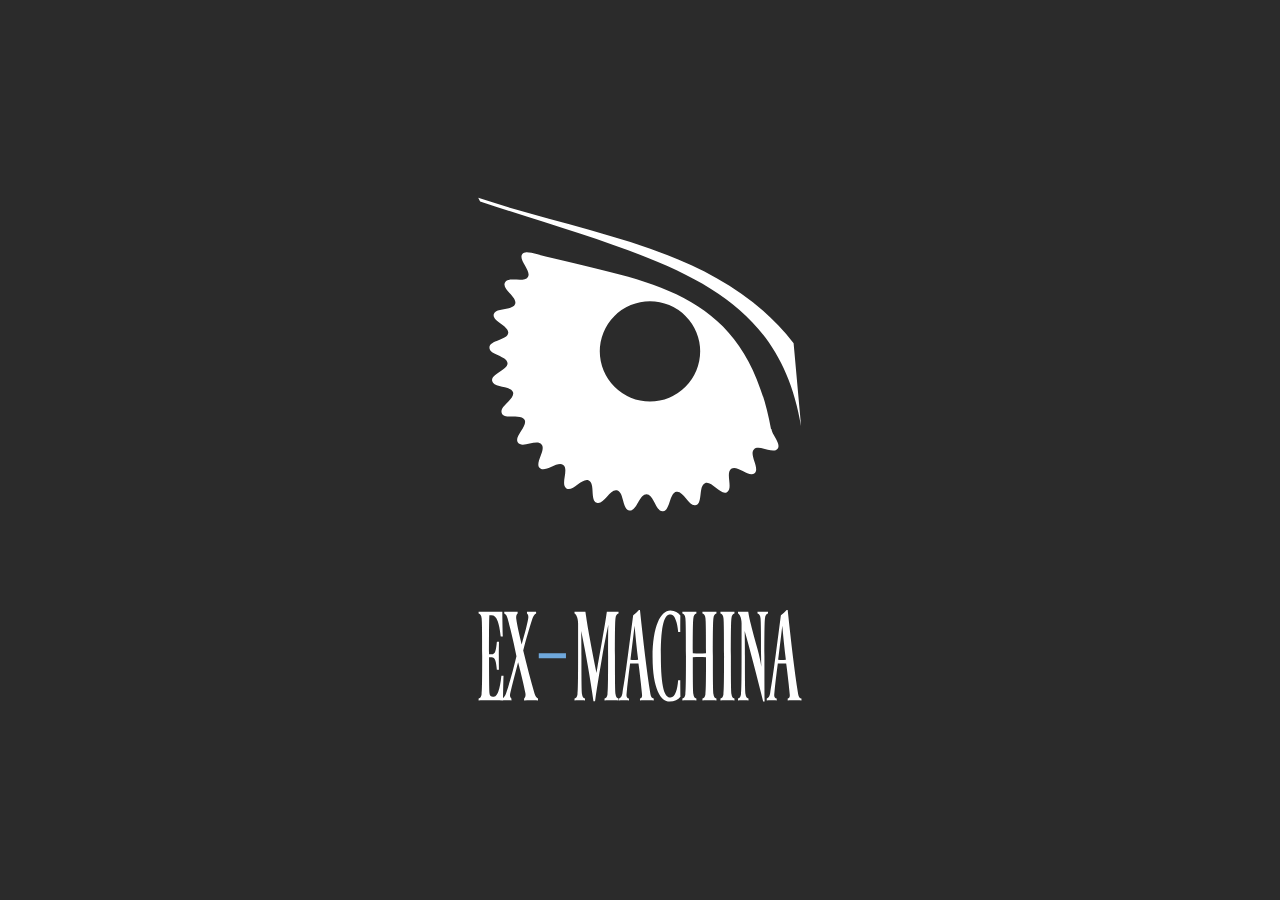
<file: index.html>
<!doctype html>
<html lang="pl">
<head>
  <meta charset="utf-8">
  <meta name="viewport" content="width=device-width, initial-scale=1">
  <title>Ex-Machina</title>
  <meta name="description" content="Ex-Machina – twórca aplikacji mobilnych na Androida.">
  <meta name="theme-color" content="#2b2b2b">
  <link rel="icon" href="favicon.svg" type="image/svg+xml">
  <link rel="stylesheet" href="style.css">
</head>
<body>
  <main class="hero">
    <h1 style="margin:0"><img class="logo" src="logo.svg" alt="Ex-Machina" width="445" height="681"></h1>
  </main>

</body>
</html>
</file>
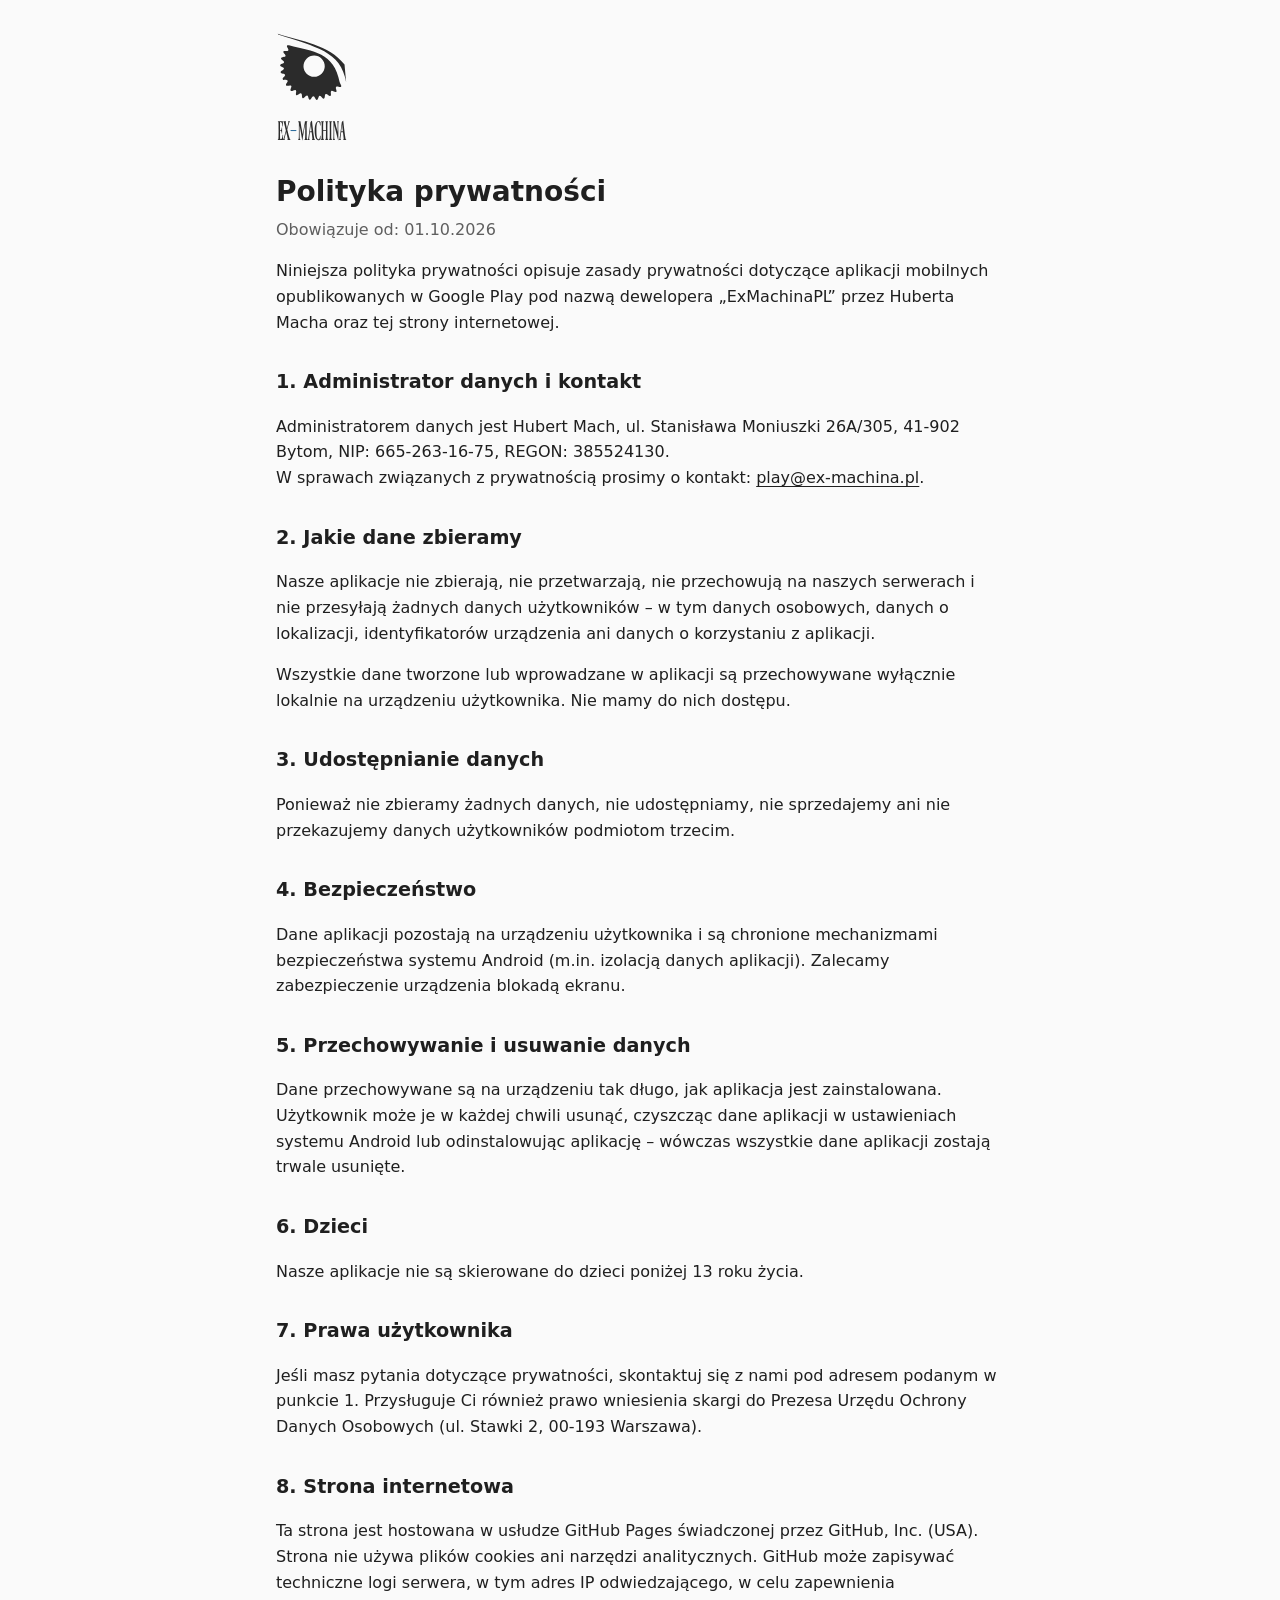
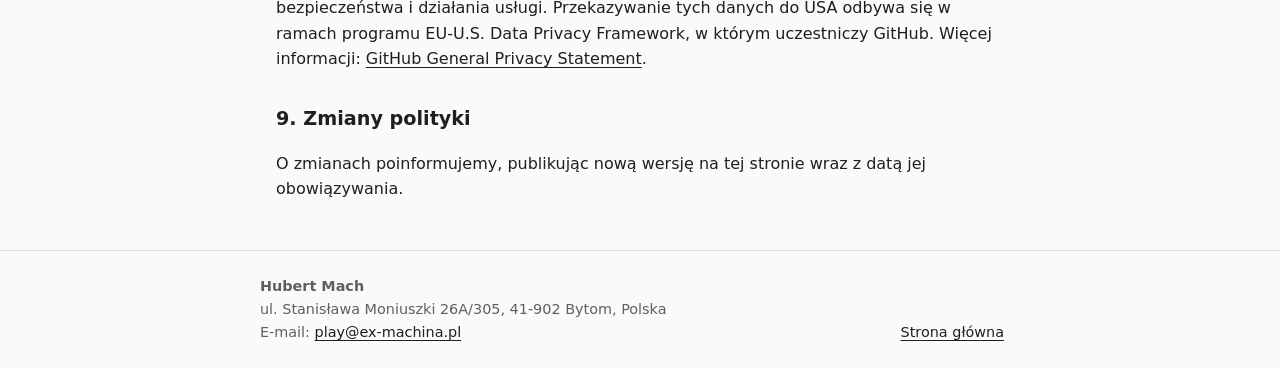
<file: polityka-prywatnosci.html>
<!doctype html>
<html lang="pl">
<head>
  <meta charset="utf-8">
  <meta name="viewport" content="width=device-width, initial-scale=1">
  <title>Polityka prywatności – Ex-Machina</title>
  <meta name="description" content="Polityka prywatności aplikacji mobilnych Ex-Machina.">
  <meta name="color-scheme" content="light dark">
  <meta name="theme-color" content="#fafafa" media="(prefers-color-scheme: light)">
  <meta name="theme-color" content="#2b2b2b" media="(prefers-color-scheme: dark)">
  <link rel="icon" href="favicon.svg" type="image/svg+xml">
  <link rel="stylesheet" href="style.css">
</head>
<body class="doc-page">
  <main class="doc">
    <a class="page-logo" href="./"><picture><source srcset="logo.svg" media="(prefers-color-scheme: dark)"><img src="logo-dark.svg" alt="Ex-Machina – strona główna" width="445" height="681"></picture></a>

    <h1>Polityka prywatności</h1>
    <p class="updated">Obowiązuje od: 01.10.2026</p>

    <p>Niniejsza polityka prywatności opisuje zasady prywatności dotyczące aplikacji mobilnych opublikowanych w Google Play pod nazwą dewelopera „ExMachinaPL” przez Huberta Macha oraz tej strony internetowej.</p>

    <h2>1. Administrator danych i kontakt</h2>
    <p>Administratorem danych jest Hubert Mach, ul. Stanisława Moniuszki 26A/305, 41-902 Bytom, NIP: 665-263-16-75, REGON: 385524130.<br>
    W sprawach związanych z prywatnością prosimy o kontakt: <a href="mailto:play@ex-machina.pl">play@ex-machina.pl</a>.</p>

    <h2>2. Jakie dane zbieramy</h2>
    <p>Nasze aplikacje nie zbierają, nie przetwarzają, nie przechowują na naszych serwerach i nie przesyłają żadnych danych użytkowników – w tym danych osobowych, danych o lokalizacji, identyfikatorów urządzenia ani danych o korzystaniu z aplikacji.</p>
    <p>Wszystkie dane tworzone lub wprowadzane w aplikacji są przechowywane wyłącznie lokalnie na urządzeniu użytkownika. Nie mamy do nich dostępu.</p>

    <h2>3. Udostępnianie danych</h2>
    <p>Ponieważ nie zbieramy żadnych danych, nie udostępniamy, nie sprzedajemy ani nie przekazujemy danych użytkowników podmiotom trzecim.</p>

    <h2>4. Bezpieczeństwo</h2>
    <p>Dane aplikacji pozostają na urządzeniu użytkownika i są chronione mechanizmami bezpieczeństwa systemu Android (m.in. izolacją danych aplikacji). Zalecamy zabezpieczenie urządzenia blokadą ekranu.</p>

    <h2>5. Przechowywanie i usuwanie danych</h2>
    <p>Dane przechowywane są na urządzeniu tak długo, jak aplikacja jest zainstalowana. Użytkownik może je w każdej chwili usunąć, czyszcząc dane aplikacji w ustawieniach systemu Android lub odinstalowując aplikację – wówczas wszystkie dane aplikacji zostają trwale usunięte.</p>

    <h2>6. Dzieci</h2>
    <p>Nasze aplikacje nie są skierowane do dzieci poniżej 13 roku życia.</p>

    <h2>7. Prawa użytkownika</h2>
    <p>Jeśli masz pytania dotyczące prywatności, skontaktuj się z nami pod adresem podanym w punkcie 1. Przysługuje Ci również prawo wniesienia skargi do Prezesa Urzędu Ochrony Danych Osobowych (ul. Stawki 2, 00-193 Warszawa).</p>

    <h2>8. Strona internetowa</h2>
    <p>Ta strona jest hostowana w usłudze GitHub Pages świadczonej przez GitHub, Inc. (USA). Strona nie używa plików cookies ani narzędzi analitycznych. GitHub może zapisywać techniczne logi serwera, w tym adres IP odwiedzającego, w celu zapewnienia bezpieczeństwa i działania usługi. Przekazywanie tych danych do USA odbywa się w ramach programu EU-U.S. Data Privacy Framework, w którym uczestniczy GitHub. Więcej informacji: <a href="https://docs.github.com/en/site-policy/privacy-policies/github-general-privacy-statement" hreflang="en">GitHub General Privacy Statement</a>.</p>

    <h2>9. Zmiany polityki</h2>
    <p>O zmianach poinformujemy, publikując nową wersję na tej stronie wraz z datą jej obowiązywania.</p>
  </main>

  <footer>
    <div class="footer-inner">
      <address>
        <p><strong>Hubert Mach</strong></p>
        <p>ul. Stanisława Moniuszki 26A/305, 41-902 Bytom, Polska</p>
        <p>E-mail: <a href="mailto:play@ex-machina.pl">play@ex-machina.pl</a></p>
      </address>
      <nav>
        <a href="./">Strona główna</a>
      </nav>
    </div>
  </footer>
</body>
</html>
</file>
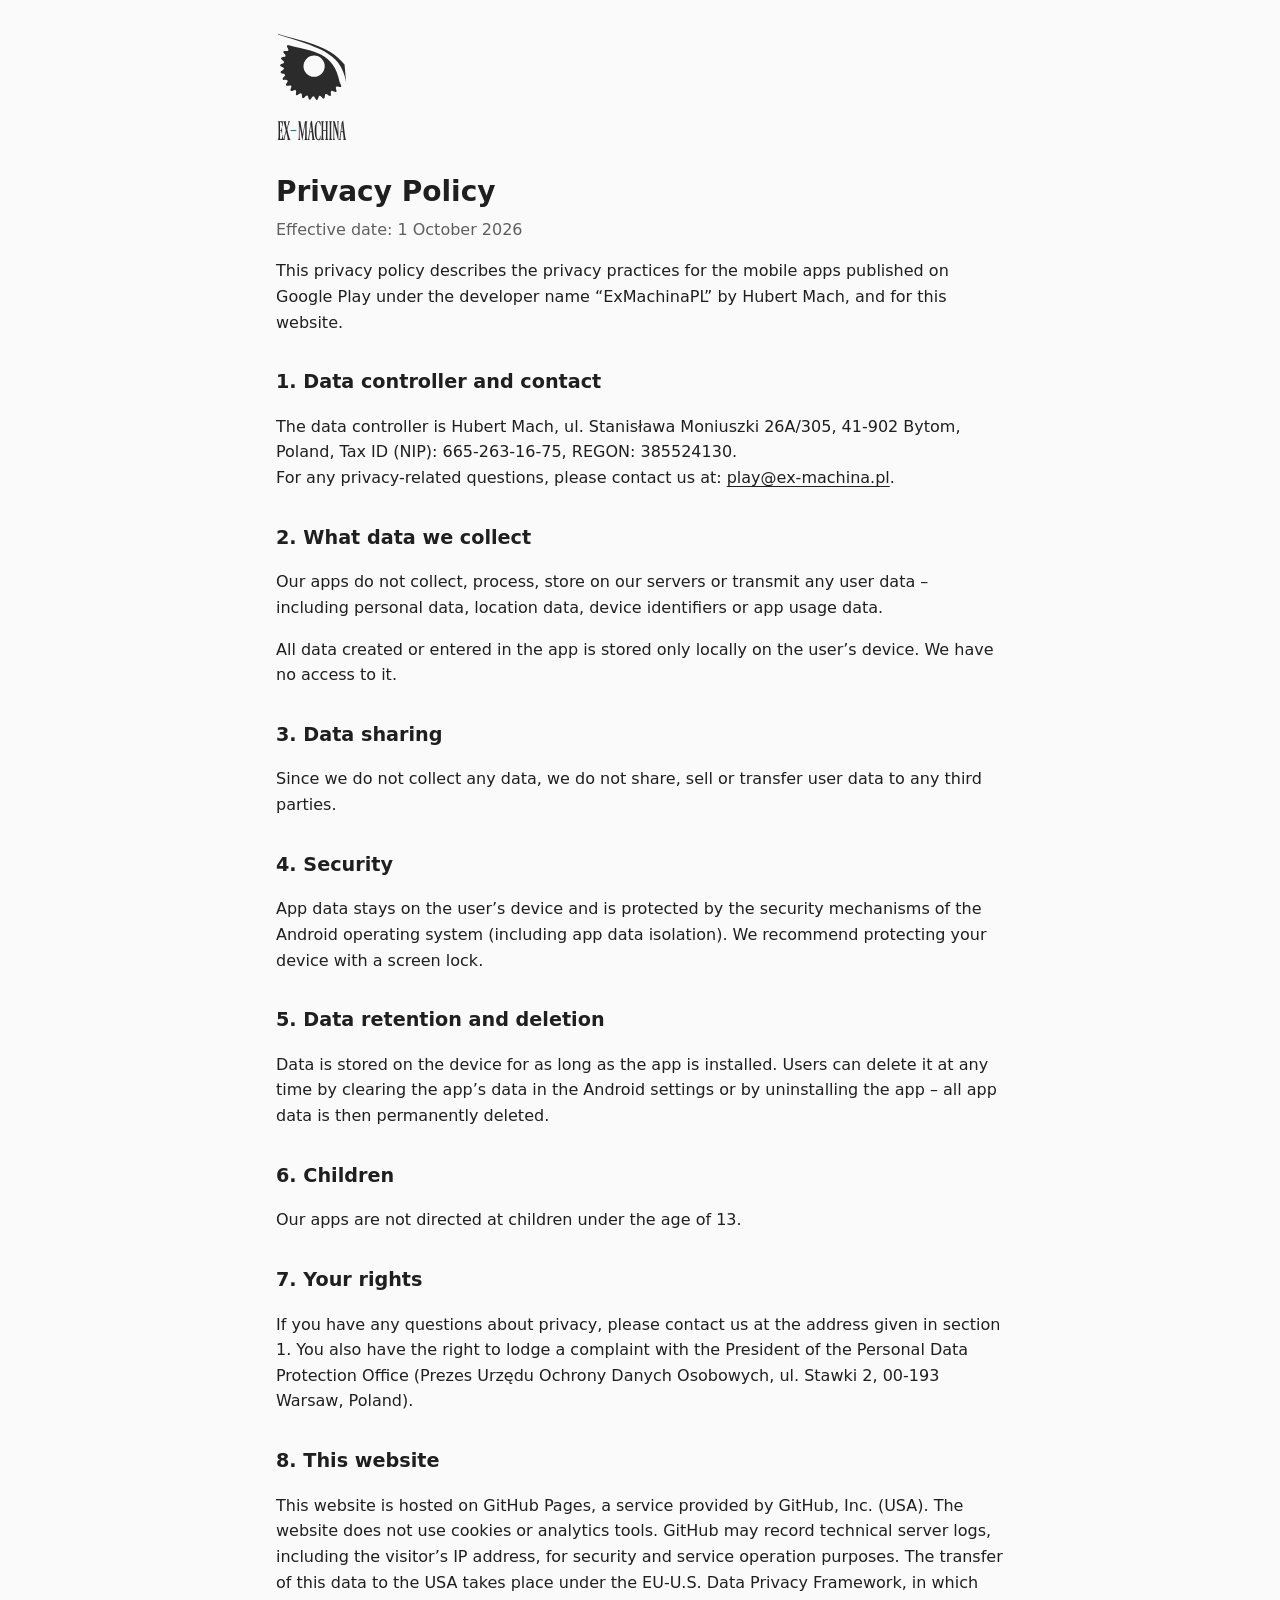
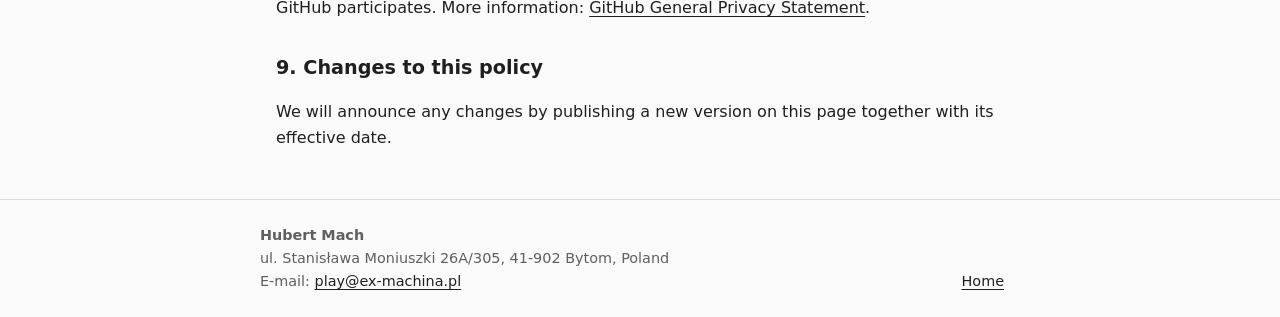
<file: privacy-policy.html>
<!doctype html>
<html lang="en">
<head>
  <meta charset="utf-8">
  <meta name="viewport" content="width=device-width, initial-scale=1">
  <title>Privacy Policy – Ex-Machina</title>
  <meta name="description" content="Privacy policy for Ex-Machina mobile apps.">
  <meta name="color-scheme" content="light dark">
  <meta name="theme-color" content="#fafafa" media="(prefers-color-scheme: light)">
  <meta name="theme-color" content="#2b2b2b" media="(prefers-color-scheme: dark)">
  <link rel="icon" href="favicon.svg" type="image/svg+xml">
  <link rel="stylesheet" href="style.css">
</head>
<body class="doc-page">
  <main class="doc">
    <a class="page-logo" href="./"><picture><source srcset="logo.svg" media="(prefers-color-scheme: dark)"><img src="logo-dark.svg" alt="Ex-Machina – home page" width="445" height="681"></picture></a>

    <h1>Privacy Policy</h1>
    <p class="updated">Effective date: 1 October 2026</p>

    <p>This privacy policy describes the privacy practices for the mobile apps published on Google Play under the developer name “ExMachinaPL” by Hubert Mach, and for this website.</p>

    <h2>1. Data controller and contact</h2>
    <p>The data controller is Hubert Mach, ul. Stanisława Moniuszki 26A/305, 41-902 Bytom, Poland, Tax ID (NIP): 665-263-16-75, REGON: 385524130.<br>
    For any privacy-related questions, please contact us at: <a href="mailto:play@ex-machina.pl">play@ex-machina.pl</a>.</p>

    <h2>2. What data we collect</h2>
    <p>Our apps do not collect, process, store on our servers or transmit any user data – including personal data, location data, device identifiers or app usage data.</p>
    <p>All data created or entered in the app is stored only locally on the user’s device. We have no access to it.</p>

    <h2>3. Data sharing</h2>
    <p>Since we do not collect any data, we do not share, sell or transfer user data to any third parties.</p>

    <h2>4. Security</h2>
    <p>App data stays on the user’s device and is protected by the security mechanisms of the Android operating system (including app data isolation). We recommend protecting your device with a screen lock.</p>

    <h2>5. Data retention and deletion</h2>
    <p>Data is stored on the device for as long as the app is installed. Users can delete it at any time by clearing the app’s data in the Android settings or by uninstalling the app – all app data is then permanently deleted.</p>

    <h2>6. Children</h2>
    <p>Our apps are not directed at children under the age of 13.</p>

    <h2>7. Your rights</h2>
    <p>If you have any questions about privacy, please contact us at the address given in section 1. You also have the right to lodge a complaint with the President of the Personal Data Protection Office (Prezes Urzędu Ochrony Danych Osobowych, ul. Stawki 2, 00-193 Warsaw, Poland).</p>

    <h2>8. This website</h2>
    <p>This website is hosted on GitHub Pages, a service provided by GitHub, Inc. (USA). The website does not use cookies or analytics tools. GitHub may record technical server logs, including the visitor’s IP address, for security and service operation purposes. The transfer of this data to the USA takes place under the EU-U.S. Data Privacy Framework, in which GitHub participates. More information: <a href="https://docs.github.com/en/site-policy/privacy-policies/github-general-privacy-statement">GitHub General Privacy Statement</a>.</p>

    <h2>9. Changes to this policy</h2>
    <p>We will announce any changes by publishing a new version on this page together with its effective date.</p>
  </main>

  <footer>
    <div class="footer-inner">
      <address>
        <p><strong>Hubert Mach</strong></p>
        <p>ul. Stanisława Moniuszki 26A/305, 41-902 Bytom, Poland</p>
        <p>E-mail: <a href="mailto:play@ex-machina.pl">play@ex-machina.pl</a></p>
      </address>
      <nav>
        <a href="./">Home</a>
      </nav>
    </div>
  </footer>
</body>
</html>
</file>
<file: style.css>
:root {
  --bg: #2b2b2b;
  --fg: #f2f2f2;
  --muted: #a8a8a8;
  --line: #444;
  --link: #ffffff;
}

/* Strony z dłuższym tekstem: domyślnie jasne (lepsza czytelność),
   ciemne gdy użytkownik ma włączony tryb ciemny w systemie */
body.doc-page {
  --bg: #fafafa;
  --fg: #1f1f1f;
  --muted: #5f5f5f;
  --line: #dcdcdc;
  --link: #1f1f1f;
}

@media (prefers-color-scheme: dark) {
  body.doc-page {
    --bg: #2b2b2b;
    --fg: #f2f2f2;
    --muted: #a8a8a8;
    --line: #444;
    --link: #ffffff;
  }
}

*, *::before, *::after { box-sizing: border-box; }

html { -webkit-text-size-adjust: 100%; }

body {
  margin: 0;
  min-height: 100vh;
  min-height: 100dvh;
  display: flex;
  flex-direction: column;
  background: var(--bg);
  color: var(--fg);
  font: 16px/1.6 system-ui, -apple-system, "Segoe UI", Roboto, "Helvetica Neue", Arial, sans-serif;
}

a { color: var(--link); text-underline-offset: 3px; }
a:hover, a:focus-visible { color: var(--muted); }

main {
  flex: 1;
  width: 100%;
  max-width: 760px;
  margin: 0 auto;
  padding: 32px 16px;
}

/* Strona główna – logo jako centralny element */
.hero {
  display: flex;
  flex-direction: column;
  align-items: center;
  justify-content: center;
  text-align: center;
  gap: 24px;
}

.hero .logo {
  display: block;
  width: min(70vw, 340px);
  height: auto;
  max-height: 60vh;
  max-height: 60dvh;
}

/* Strony z treścią (polityka prywatności) */
.page-logo { display: inline-block; }
.page-logo img { width: 72px; height: auto; display: block; }

.doc h1 { font-size: 1.75rem; line-height: 1.25; margin: 24px 0 8px; }
.doc h2 { font-size: 1.2rem; margin: 32px 0 8px; }
.doc .updated { color: var(--muted); margin-top: 0; }

/* Stopka z danymi firmy */
footer {
  border-top: 1px solid var(--line);
  padding: 24px 16px;
  color: var(--muted);
  font-size: 0.9rem;
}

.footer-inner {
  max-width: 760px;
  margin: 0 auto;
  display: grid;
  gap: 16px;
  grid-template-columns: 1fr;
}

footer address { font-style: normal; }
footer p { margin: 0; }
footer nav a { margin-right: 16px; }

@media (min-width: 640px) {
  .footer-inner { grid-template-columns: 1fr auto; align-items: end; }
}
</file>
